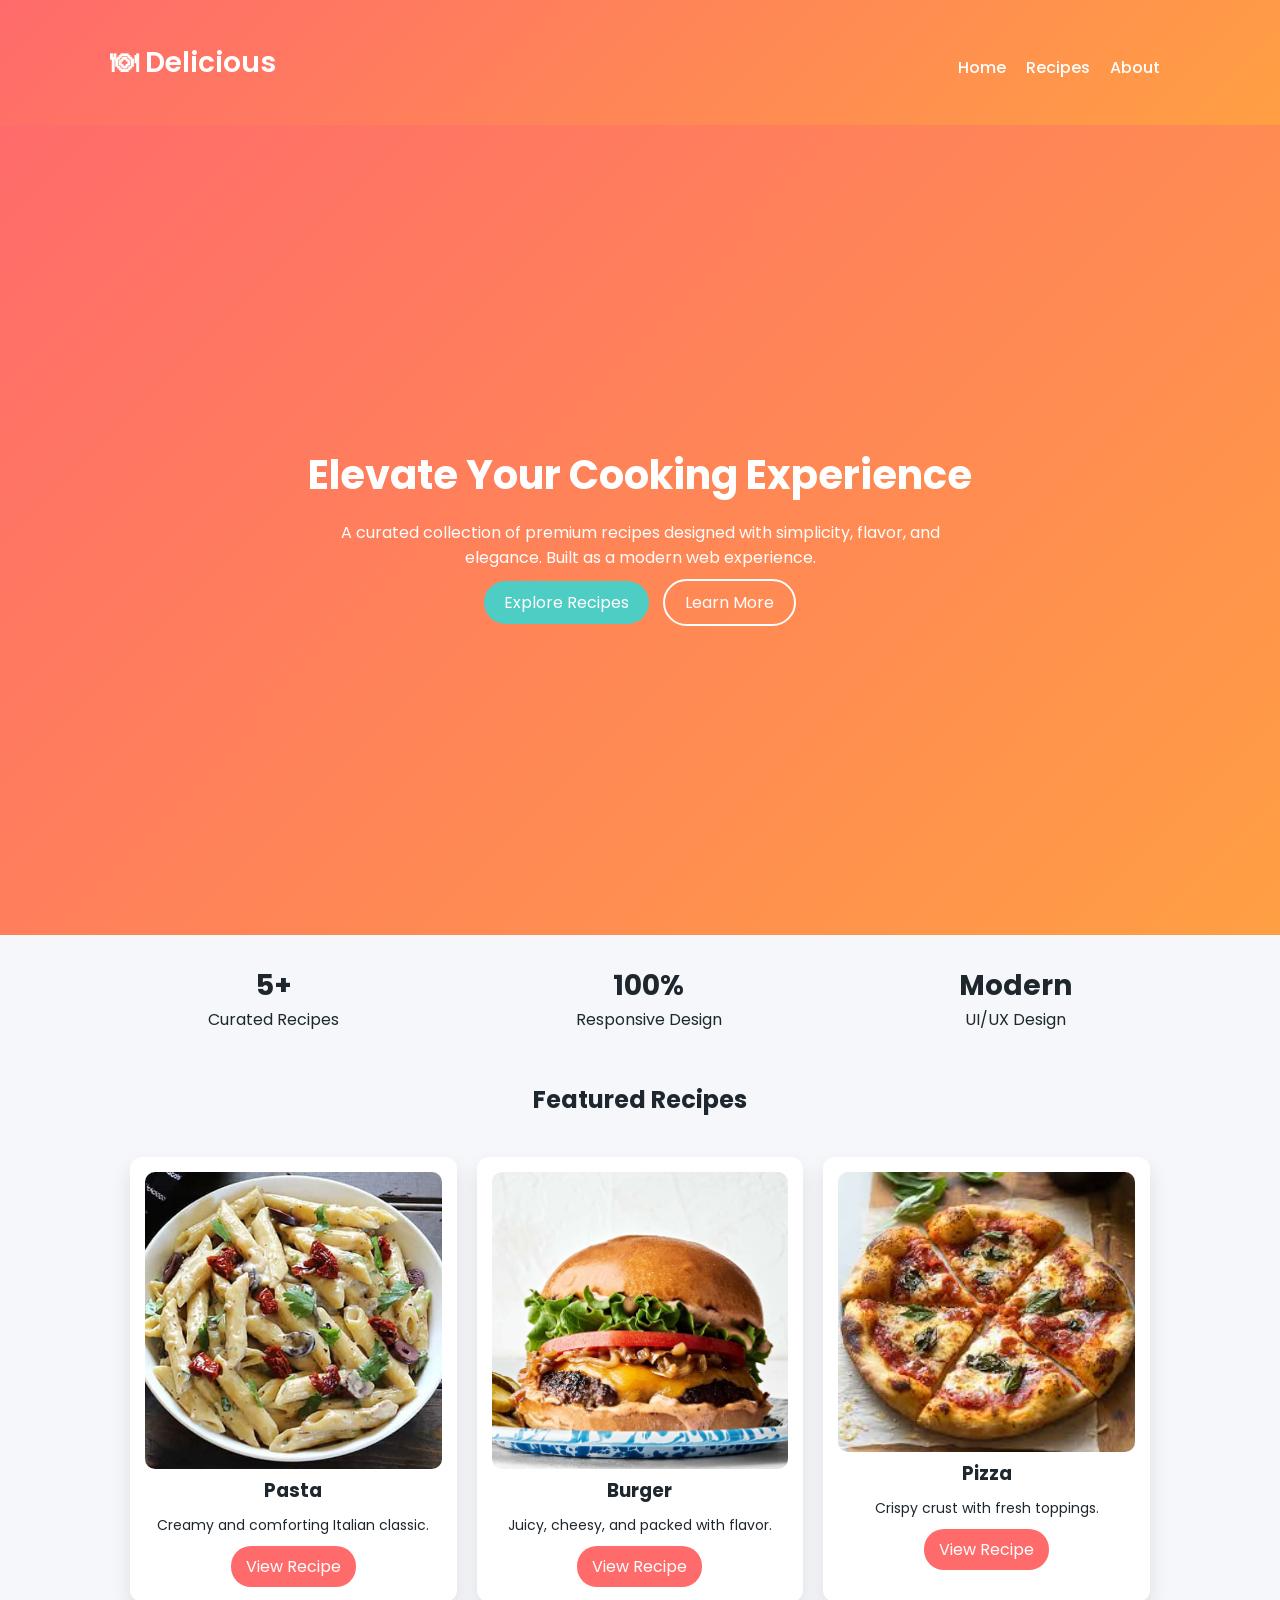
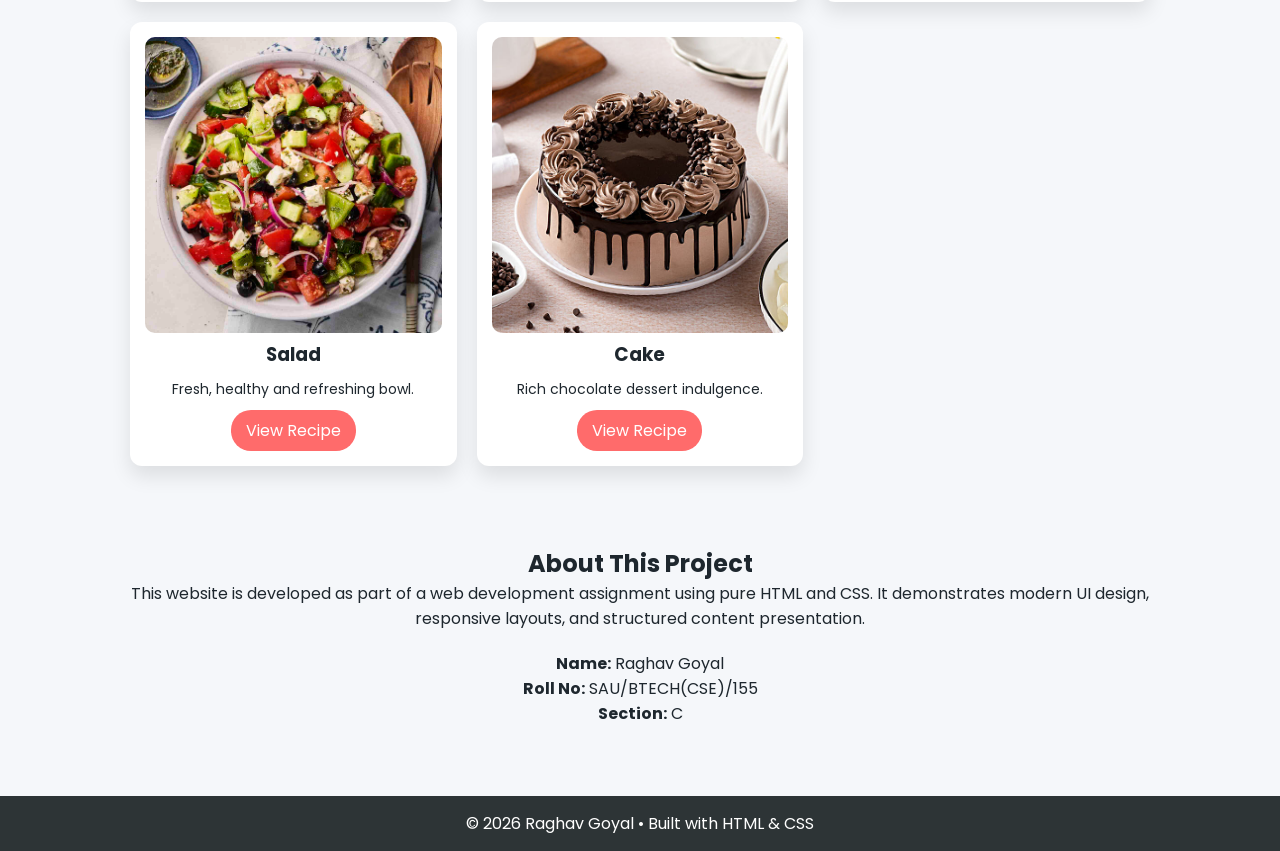
<file: Foood/index.html>
<!DOCTYPE html>
<html lang="en">
<head>
<meta charset="UTF-8">
<meta name="viewport" content="width=device-width, initial-scale=1.0">

<title>Delicious Recipes | Raghav Goyal</title>

<link rel="stylesheet" href="css/styles.css">
<link href="https://fonts.googleapis.com/css2?family=Poppins:wght@300;400;600;700&display=swap" rel="stylesheet">
</head>

<body>

<!-- HEADER -->
<header class="header">
    <div class="container nav-container">
        <h1 class="logo">🍽 Delicious</h1>

        <nav>
            <ul class="nav-links">
                <li><a href="#">Home</a></li>
                <li><a href="#recipes">Recipes</a></li>
                <li><a href="#about">About</a></li>
            </ul>
        </nav>
    </div>
</header>

<!-- HERO -->
<section class="hero-portfolio">
    <div class="overlay"></div>

    <div class="hero-content container">
        <h2>Elevate Your Cooking Experience</h2>
        <p>
            A curated collection of premium recipes designed with simplicity,
            flavor, and elegance. Built as a modern web experience.
        </p>

        <div class="hero-buttons">
            <a href="#recipes" class="btn-primary">Explore Recipes</a>
            <a href="#about" class="btn-secondary">Learn More</a>
        </div>
    </div>
</section>

<!-- STATS / TRUST -->
<section class="stats container">
    <div class="stat">
        <h3>5+</h3>
        <p>Curated Recipes</p>
    </div>

    <div class="stat">
        <h3>100%</h3>
        <p>Responsive Design</p>
    </div>

    <div class="stat">
        <h3>Modern</h3>
        <p>UI/UX Design</p>
    </div>
</section>

<!-- RECIPES -->
<section id="recipes" class="recipes container">
    <h2 class="section-title">Featured Recipes</h2>

    <div class="card-container">

        <div class="card">
            <img src="images/pasta.jpg">
            <h3>Pasta</h3>
            <p>Creamy and comforting Italian classic.</p>
            <a href="recipe1.html">View Recipe</a>
        </div>

        <div class="card">
            <img src="images/burger.jpg">
            <h3>Burger</h3>
            <p>Juicy, cheesy, and packed with flavor.</p>
            <a href="recipe2.html">View Recipe</a>
        </div>

        <div class="card">
            <img src="images/pizza.jpg">
            <h3>Pizza</h3>
            <p>Crispy crust with fresh toppings.</p>
            <a href="recipe3.html">View Recipe</a>
        </div>

        <div class="card">
            <img src="images/salad.jpg">
            <h3>Salad</h3>
            <p>Fresh, healthy and refreshing bowl.</p>
            <a href="recipe4.html">View Recipe</a>
        </div>

        <div class="card">
            <img src="images/cake.jpg">
            <h3>Cake</h3>
            <p>Rich chocolate dessert indulgence.</p>
            <a href="recipe5.html">View Recipe</a>
        </div>

    </div>
</section>

<!-- ABOUT -->
<section id="about" class="about container">
    <h2>About This Project</h2>
    <p>
        This website is developed as part of a web development assignment using pure HTML and CSS.
        It demonstrates modern UI design, responsive layouts, and structured content presentation.
    </p>

    <div class="about-meta">
        <p><strong>Name:</strong> Raghav Goyal</p>
        <p><strong>Roll No:</strong> SAU/BTECH(CSE)/155</p>
        <p><strong>Section:</strong> C</p>
    </div>
</section>

<!-- FOOTER -->
<footer>
    <p>© 2026 Raghav Goyal • Built with HTML & CSS</p>
</footer>

</body>
</html>
</file>
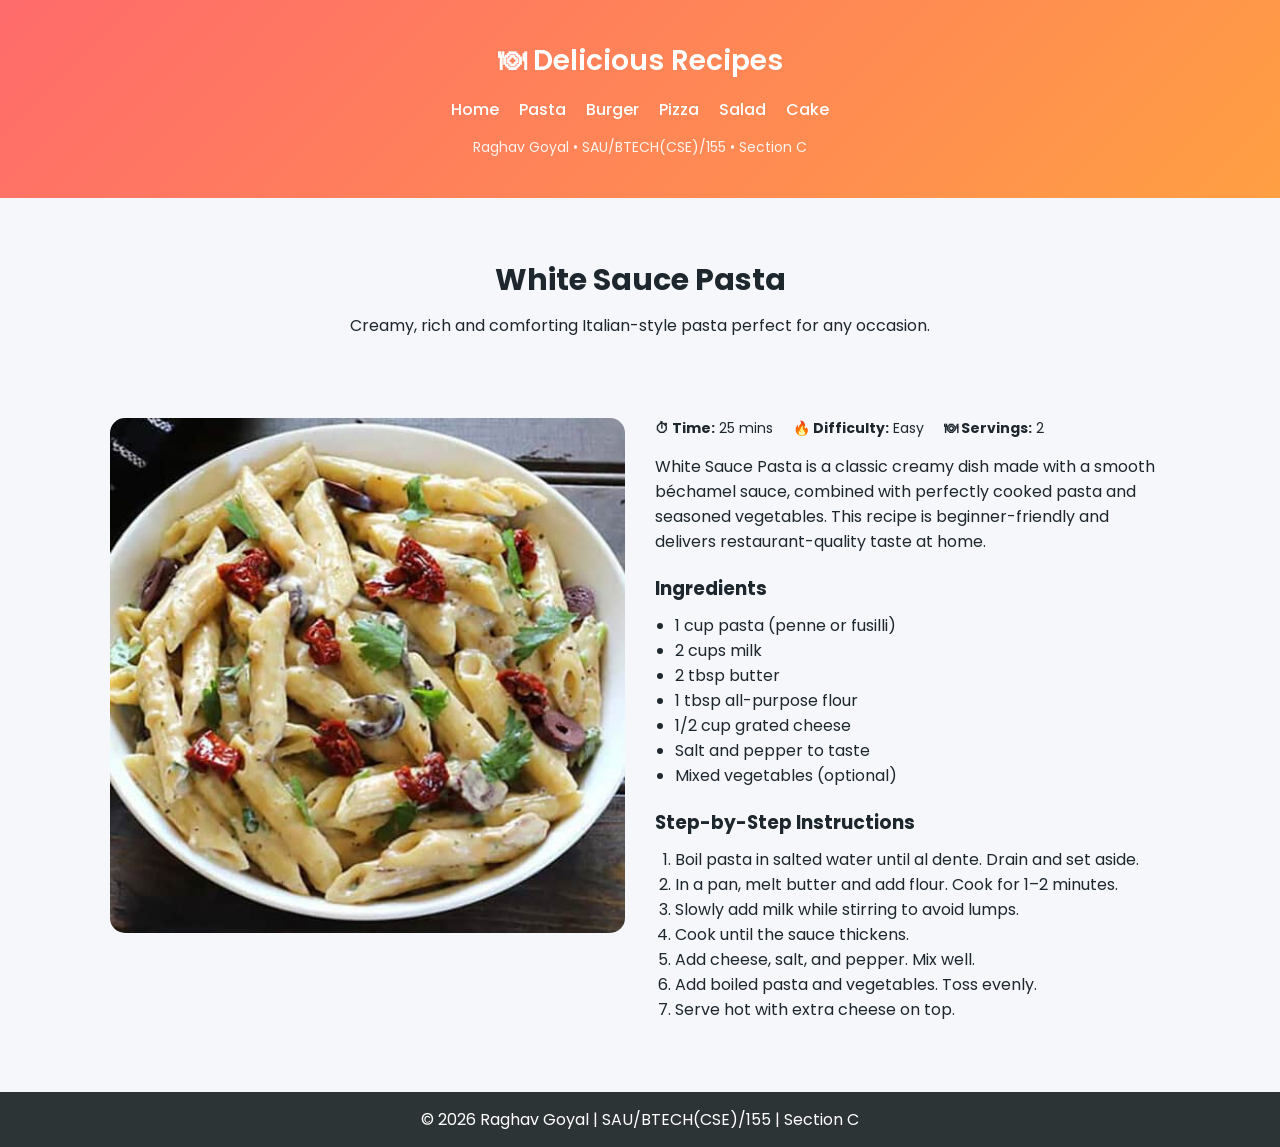
<file: Foood/recipe1.html>
<!DOCTYPE html>
<html lang="en">
<head>
<meta charset="UTF-8">
<meta name="viewport" content="width=device-width, initial-scale=1.0">

<title>White Sauce Pasta | Delicious Recipes</title>

<link rel="stylesheet" href="css/styles.css">
<link href="https://fonts.googleapis.com/css2?family=Poppins:wght@300;400;600&display=swap" rel="stylesheet">
</head>

<body>

<!-- HEADER -->
<header class="header">
    <div class="container">
        <h1 class="logo">🍽 Delicious Recipes</h1>

        <nav>
            <ul class="nav-links">
                <li><a href="index.html">Home</a></li>
                <li><a href="recipe1.html">Pasta</a></li>
                <li><a href="recipe2.html">Burger</a></li>
                <li><a href="recipe3.html">Pizza</a></li>
                <li><a href="recipe4.html">Salad</a></li>
                <li><a href="recipe5.html">Cake</a></li>
            </ul>
        </nav>

        <p class="identity">
            Raghav Goyal • SAU/BTECH(CSE)/155 • Section C
        </p>
    </div>
</header>

<!-- HERO -->
<section class="recipe-hero">
    <div class="container">
        <h2>White Sauce Pasta</h2>
        <p>Creamy, rich and comforting Italian-style pasta perfect for any occasion.</p>
    </div>
</section>

<!-- MAIN CONTENT -->
<section class="recipe-container container">

    <!-- IMAGE -->
    <div class="recipe-image">
        <img src="images/pasta.jpg" alt="White Sauce Pasta">
    </div>

    <!-- DETAILS -->
    <div class="recipe-details">

        <div class="meta">
            <div><strong>⏱ Time:</strong> 25 mins</div>
            <div><strong>🔥 Difficulty:</strong> Easy</div>
            <div><strong>🍽 Servings:</strong> 2</div>
        </div>

        <div class="description">
            <p>
                White Sauce Pasta is a classic creamy dish made with a smooth béchamel sauce,
                combined with perfectly cooked pasta and seasoned vegetables. This recipe is
                beginner-friendly and delivers restaurant-quality taste at home.
            </p>
        </div>

        <!-- INGREDIENTS -->
        <div class="ingredients">
            <h3>Ingredients</h3>
            <ul>
                <li>1 cup pasta (penne or fusilli)</li>
                <li>2 cups milk</li>
                <li>2 tbsp butter</li>
                <li>1 tbsp all-purpose flour</li>
                <li>1/2 cup grated cheese</li>
                <li>Salt and pepper to taste</li>
                <li>Mixed vegetables (optional)</li>
            </ul>
        </div>

        <!-- INSTRUCTIONS -->
        <div class="instructions">
            <h3>Step-by-Step Instructions</h3>
            <ol>
                <li>Boil pasta in salted water until al dente. Drain and set aside.</li>
                <li>In a pan, melt butter and add flour. Cook for 1–2 minutes.</li>
                <li>Slowly add milk while stirring to avoid lumps.</li>
                <li>Cook until the sauce thickens.</li>
                <li>Add cheese, salt, and pepper. Mix well.</li>
                <li>Add boiled pasta and vegetables. Toss evenly.</li>
                <li>Serve hot with extra cheese on top.</li>
            </ol>
        </div>

    </div>

</section>

<!-- FOOTER -->
<footer>
    <p>© 2026 Raghav Goyal | SAU/BTECH(CSE)/155 | Section C</p>
</footer>

</body>
</html>
</file>
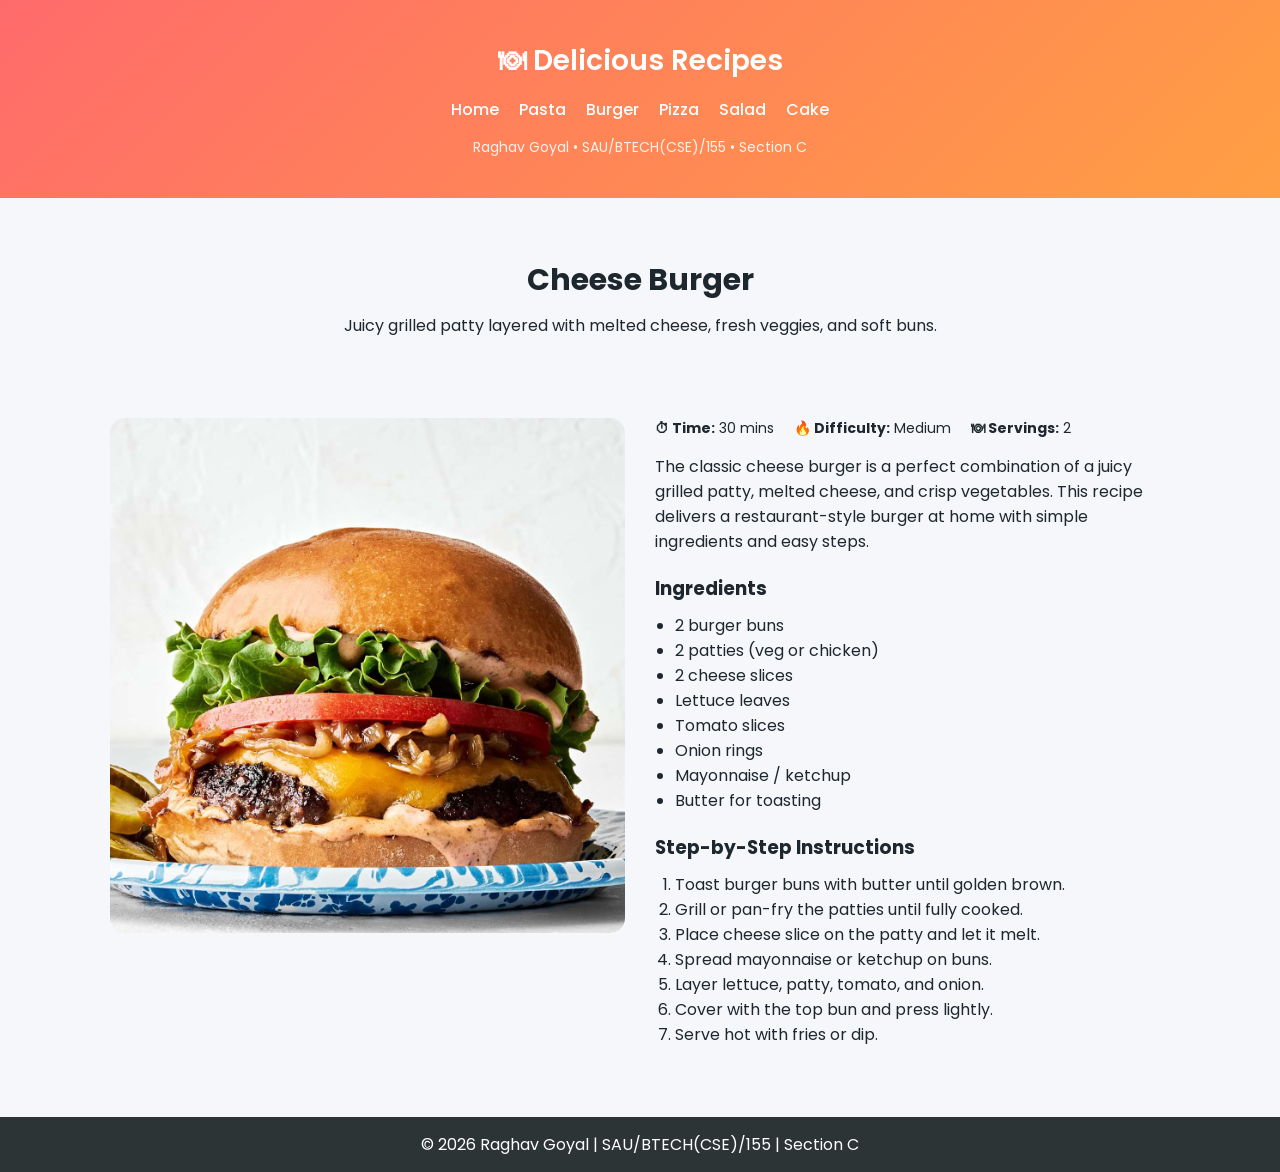
<file: Foood/recipe2.html>
<!DOCTYPE html>
<html lang="en">
<head>
<meta charset="UTF-8">
<meta name="viewport" content="width=device-width, initial-scale=1.0">

<title>Cheese Burger | Delicious Recipes</title>

<link rel="stylesheet" href="css/styles.css">
<link href="https://fonts.googleapis.com/css2?family=Poppins:wght@300;400;600&display=swap" rel="stylesheet">
</head>

<body>

<!-- HEADER -->
<header class="header">
    <div class="container">
        <h1 class="logo">🍽 Delicious Recipes</h1>

        <nav>
            <ul class="nav-links">
                <li><a href="index.html">Home</a></li>
                <li><a href="recipe1.html">Pasta</a></li>
                <li><a href="recipe2.html">Burger</a></li>
                <li><a href="recipe3.html">Pizza</a></li>
                <li><a href="recipe4.html">Salad</a></li>
                <li><a href="recipe5.html">Cake</a></li>
            </ul>
        </nav>

        <p class="identity">
            Raghav Goyal • SAU/BTECH(CSE)/155 • Section C
        </p>
    </div>
</header>

<!-- HERO -->
<section class="recipe-hero">
    <div class="container">
        <h2>Cheese Burger</h2>
        <p>Juicy grilled patty layered with melted cheese, fresh veggies, and soft buns.</p>
    </div>
</section>

<!-- MAIN CONTENT -->
<section class="recipe-container container">

    <!-- IMAGE -->
    <div class="recipe-image">
        <img src="images/burger.jpg" alt="Cheese Burger">
    </div>

    <!-- DETAILS -->
    <div class="recipe-details">

        <div class="meta">
            <div><strong>⏱ Time:</strong> 30 mins</div>
            <div><strong>🔥 Difficulty:</strong> Medium</div>
            <div><strong>🍽 Servings:</strong> 2</div>
        </div>

        <div class="description">
            <p>
                The classic cheese burger is a perfect combination of a juicy grilled patty,
                melted cheese, and crisp vegetables. This recipe delivers a restaurant-style
                burger at home with simple ingredients and easy steps.
            </p>
        </div>

        <!-- INGREDIENTS -->
        <div class="ingredients">
            <h3>Ingredients</h3>
            <ul>
                <li>2 burger buns</li>
                <li>2 patties (veg or chicken)</li>
                <li>2 cheese slices</li>
                <li>Lettuce leaves</li>
                <li>Tomato slices</li>
                <li>Onion rings</li>
                <li>Mayonnaise / ketchup</li>
                <li>Butter for toasting</li>
            </ul>
        </div>

        <!-- INSTRUCTIONS -->
        <div class="instructions">
            <h3>Step-by-Step Instructions</h3>
            <ol>
                <li>Toast burger buns with butter until golden brown.</li>
                <li>Grill or pan-fry the patties until fully cooked.</li>
                <li>Place cheese slice on the patty and let it melt.</li>
                <li>Spread mayonnaise or ketchup on buns.</li>
                <li>Layer lettuce, patty, tomato, and onion.</li>
                <li>Cover with the top bun and press lightly.</li>
                <li>Serve hot with fries or dip.</li>
            </ol>
        </div>

    </div>

</section>

<!-- FOOTER -->
<footer>
    <p>© 2026 Raghav Goyal | SAU/BTECH(CSE)/155 | Section C</p>
</footer>

</body>
</html>
</file>
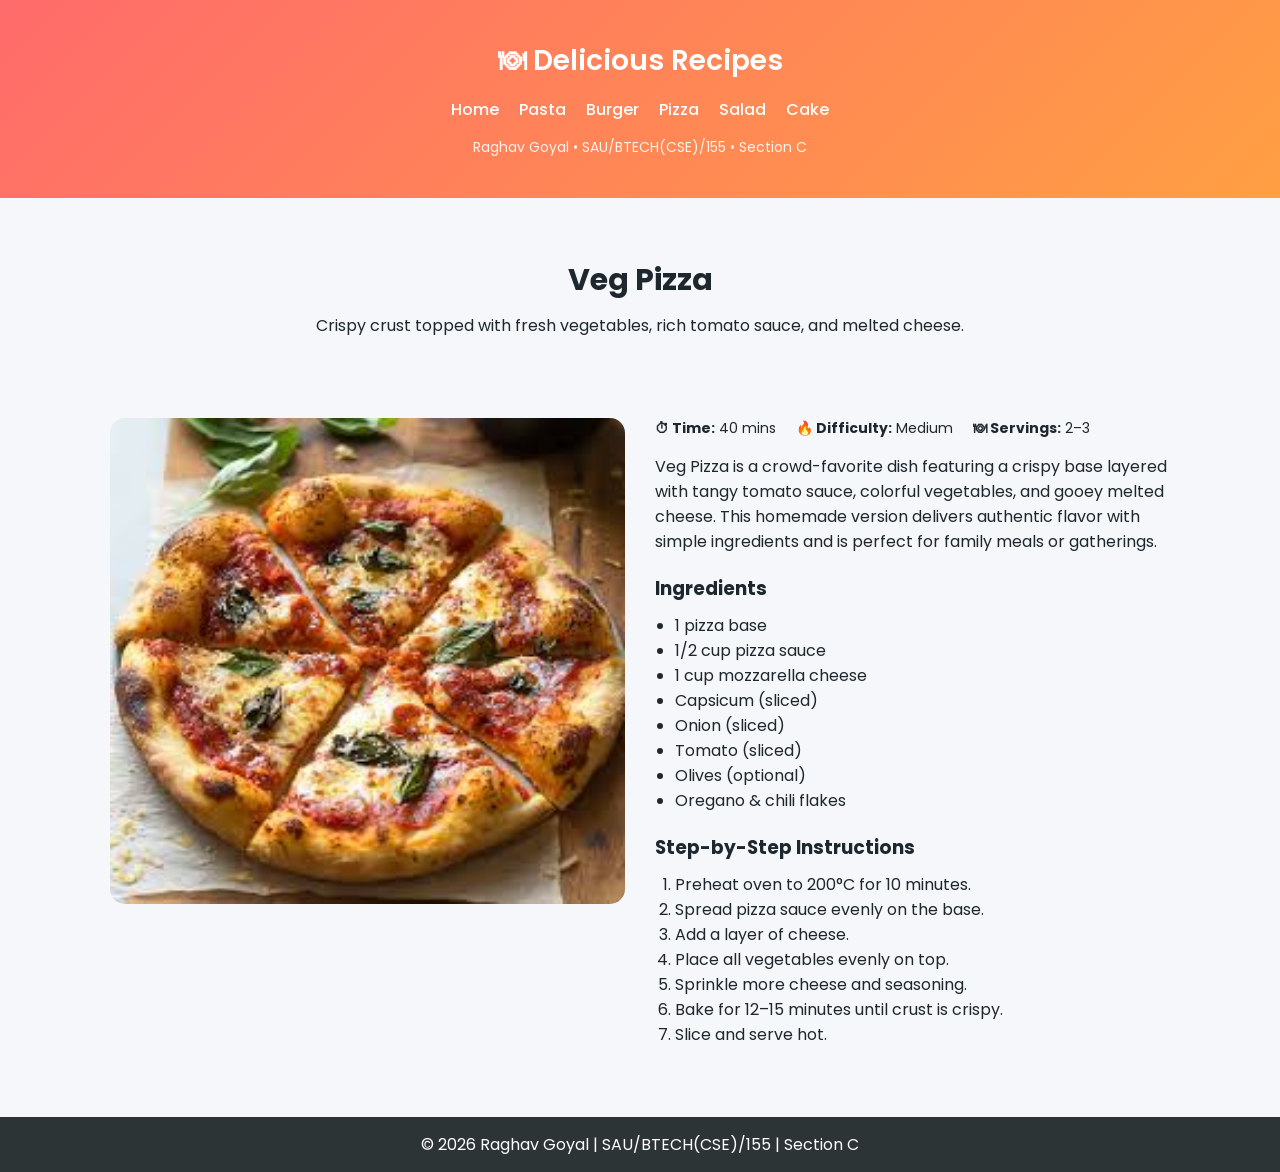
<file: Foood/recipe3.html>
<!DOCTYPE html>
<html lang="en">
<head>
<meta charset="UTF-8">
<meta name="viewport" content="width=device-width, initial-scale=1.0">

<title>Veg Pizza | Delicious Recipes</title>

<link rel="stylesheet" href="css/styles.css">
<link href="https://fonts.googleapis.com/css2?family=Poppins:wght@300;400;600&display=swap" rel="stylesheet">
</head>

<body>

<!-- HEADER -->
<header class="header">
    <div class="container">
        <h1 class="logo">🍽 Delicious Recipes</h1>

        <nav>
            <ul class="nav-links">
                <li><a href="index.html">Home</a></li>
                <li><a href="recipe1.html">Pasta</a></li>
                <li><a href="recipe2.html">Burger</a></li>
                <li><a href="recipe3.html">Pizza</a></li>
                <li><a href="recipe4.html">Salad</a></li>
                <li><a href="recipe5.html">Cake</a></li>
            </ul>
        </nav>

        <p class="identity">
            Raghav Goyal • SAU/BTECH(CSE)/155 • Section C
        </p>
    </div>
</header>

<!-- HERO -->
<section class="recipe-hero">
    <div class="container">
        <h2>Veg Pizza</h2>
        <p>Crispy crust topped with fresh vegetables, rich tomato sauce, and melted cheese.</p>
    </div>
</section>

<!-- MAIN CONTENT -->
<section class="recipe-container container">

    <!-- IMAGE -->
    <div class="recipe-image">
        <img src="images/pizza.jpg" alt="Veg Pizza">
    </div>

    <!-- DETAILS -->
    <div class="recipe-details">

        <div class="meta">
            <div><strong>⏱ Time:</strong> 40 mins</div>
            <div><strong>🔥 Difficulty:</strong> Medium</div>
            <div><strong>🍽 Servings:</strong> 2–3</div>
        </div>

        <div class="description">
            <p>
                Veg Pizza is a crowd-favorite dish featuring a crispy base layered with tangy tomato sauce,
                colorful vegetables, and gooey melted cheese. This homemade version delivers authentic flavor
                with simple ingredients and is perfect for family meals or gatherings.
            </p>
        </div>

        <!-- INGREDIENTS -->
        <div class="ingredients">
            <h3>Ingredients</h3>
            <ul>
                <li>1 pizza base</li>
                <li>1/2 cup pizza sauce</li>
                <li>1 cup mozzarella cheese</li>
                <li>Capsicum (sliced)</li>
                <li>Onion (sliced)</li>
                <li>Tomato (sliced)</li>
                <li>Olives (optional)</li>
                <li>Oregano & chili flakes</li>
            </ul>
        </div>

        <!-- INSTRUCTIONS -->
        <div class="instructions">
            <h3>Step-by-Step Instructions</h3>
            <ol>
                <li>Preheat oven to 200°C for 10 minutes.</li>
                <li>Spread pizza sauce evenly on the base.</li>
                <li>Add a layer of cheese.</li>
                <li>Place all vegetables evenly on top.</li>
                <li>Sprinkle more cheese and seasoning.</li>
                <li>Bake for 12–15 minutes until crust is crispy.</li>
                <li>Slice and serve hot.</li>
            </ol>
        </div>

    </div>

</section>

<!-- FOOTER -->
<footer>
    <p>© 2026 Raghav Goyal | SAU/BTECH(CSE)/155 | Section C</p>
</footer>

</body>
</html>
</file>
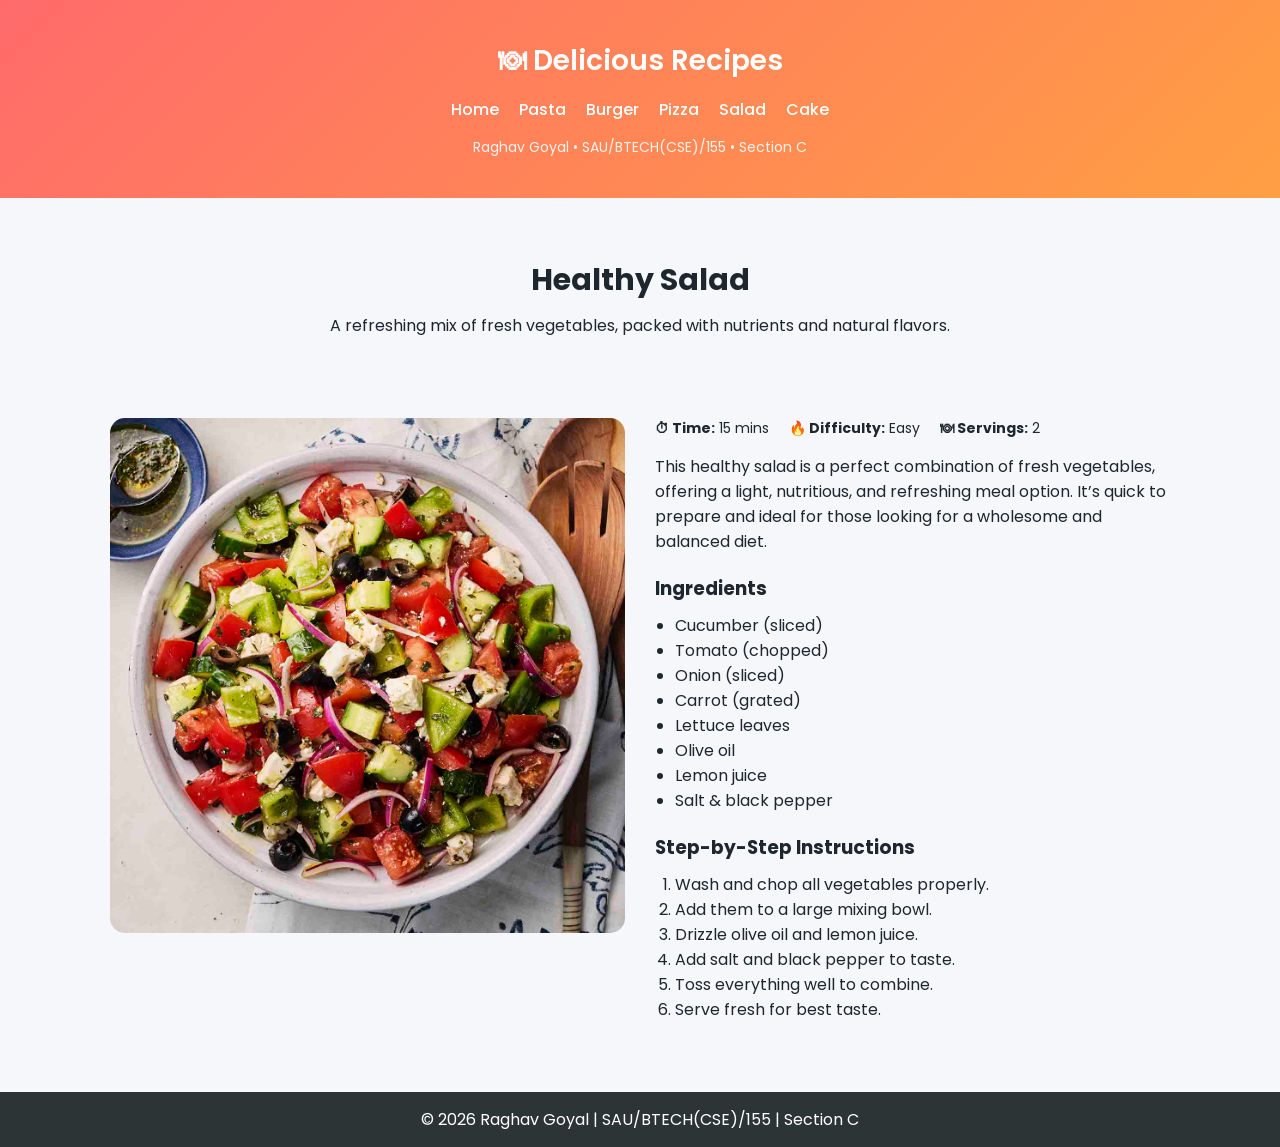
<file: Foood/recipe4.html>
<!DOCTYPE html>
<html lang="en">
<head>
<meta charset="UTF-8">
<meta name="viewport" content="width=device-width, initial-scale=1.0">

<title>Healthy Salad | Delicious Recipes</title>

<link rel="stylesheet" href="css/styles.css">
<link href="https://fonts.googleapis.com/css2?family=Poppins:wght@300;400;600&display=swap" rel="stylesheet">
</head>

<body>

<!-- HEADER -->
<header class="header">
    <div class="container">
        <h1 class="logo">🍽 Delicious Recipes</h1>

        <nav>
            <ul class="nav-links">
                <li><a href="index.html">Home</a></li>
                <li><a href="recipe1.html">Pasta</a></li>
                <li><a href="recipe2.html">Burger</a></li>
                <li><a href="recipe3.html">Pizza</a></li>
                <li><a href="recipe4.html">Salad</a></li>
                <li><a href="recipe5.html">Cake</a></li>
            </ul>
        </nav>

        <p class="identity">
            Raghav Goyal • SAU/BTECH(CSE)/155 • Section C
        </p>
    </div>
</header>

<!-- HERO -->
<section class="recipe-hero">
    <div class="container">
        <h2>Healthy Salad</h2>
        <p>A refreshing mix of fresh vegetables, packed with nutrients and natural flavors.</p>
    </div>
</section>

<!-- MAIN CONTENT -->
<section class="recipe-container container">

    <!-- IMAGE -->
    <div class="recipe-image">
        <img src="images/salad.jpg" alt="Healthy Salad">
    </div>

    <!-- DETAILS -->
    <div class="recipe-details">

        <div class="meta">
            <div><strong>⏱ Time:</strong> 15 mins</div>
            <div><strong>🔥 Difficulty:</strong> Easy</div>
            <div><strong>🍽 Servings:</strong> 2</div>
        </div>

        <div class="description">
            <p>
                This healthy salad is a perfect combination of fresh vegetables, offering a light,
                nutritious, and refreshing meal option. It’s quick to prepare and ideal for those
                looking for a wholesome and balanced diet.
            </p>
        </div>

        <!-- INGREDIENTS -->
        <div class="ingredients">
            <h3>Ingredients</h3>
            <ul>
                <li>Cucumber (sliced)</li>
                <li>Tomato (chopped)</li>
                <li>Onion (sliced)</li>
                <li>Carrot (grated)</li>
                <li>Lettuce leaves</li>
                <li>Olive oil</li>
                <li>Lemon juice</li>
                <li>Salt & black pepper</li>
            </ul>
        </div>

        <!-- INSTRUCTIONS -->
        <div class="instructions">
            <h3>Step-by-Step Instructions</h3>
            <ol>
                <li>Wash and chop all vegetables properly.</li>
                <li>Add them to a large mixing bowl.</li>
                <li>Drizzle olive oil and lemon juice.</li>
                <li>Add salt and black pepper to taste.</li>
                <li>Toss everything well to combine.</li>
                <li>Serve fresh for best taste.</li>
            </ol>
        </div>

    </div>

</section>

<!-- FOOTER -->
<footer>
    <p>© 2026 Raghav Goyal | SAU/BTECH(CSE)/155 | Section C</p>
</footer>

</body>
</html>
</file>
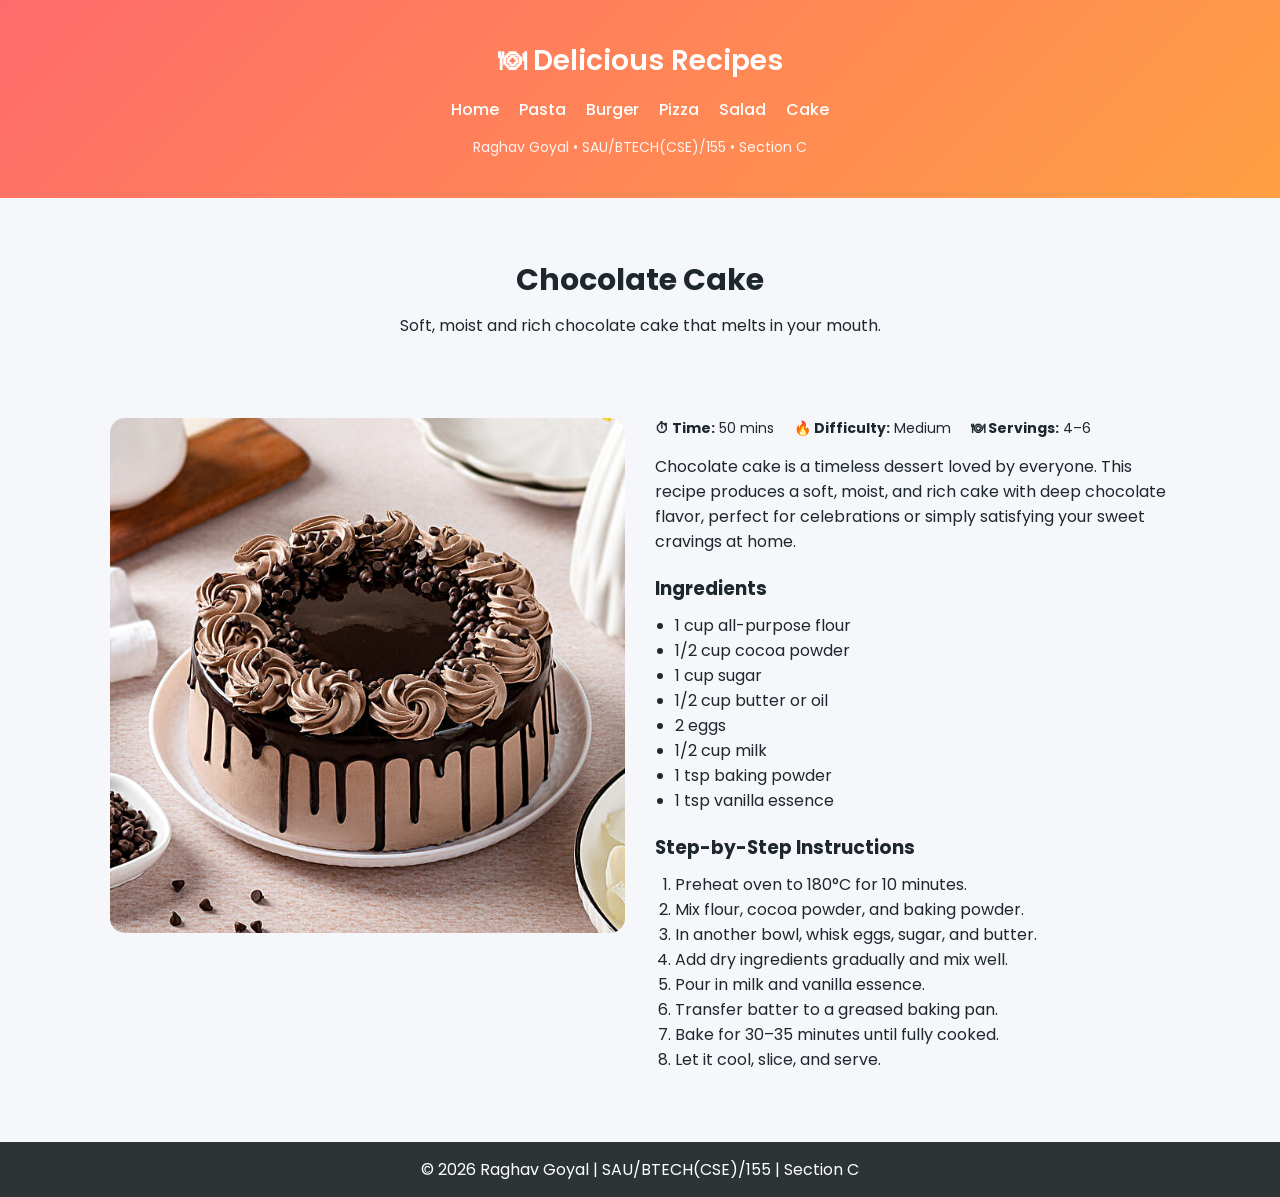
<file: Foood/recipe5.html>
<!DOCTYPE html>
<html lang="en">
<head>
<meta charset="UTF-8">
<meta name="viewport" content="width=device-width, initial-scale=1.0">

<title>Chocolate Cake | Delicious Recipes</title>

<link rel="stylesheet" href="css/styles.css">
<link href="https://fonts.googleapis.com/css2?family=Poppins:wght@300;400;600&display=swap" rel="stylesheet">
</head>

<body>

<!-- HEADER -->
<header class="header">
    <div class="container">
        <h1 class="logo">🍽 Delicious Recipes</h1>

        <nav>
            <ul class="nav-links">
                <li><a href="index.html">Home</a></li>
                <li><a href="recipe1.html">Pasta</a></li>
                <li><a href="recipe2.html">Burger</a></li>
                <li><a href="recipe3.html">Pizza</a></li>
                <li><a href="recipe4.html">Salad</a></li>
                <li><a href="recipe5.html">Cake</a></li>
            </ul>
        </nav>

        <p class="identity">
            Raghav Goyal • SAU/BTECH(CSE)/155 • Section C
        </p>
    </div>
</header>

<!-- HERO -->
<section class="recipe-hero">
    <div class="container">
        <h2>Chocolate Cake</h2>
        <p>Soft, moist and rich chocolate cake that melts in your mouth.</p>
    </div>
</section>

<!-- MAIN CONTENT -->
<section class="recipe-container container">

    <!-- IMAGE -->
    <div class="recipe-image">
        <img src="images/cake.jpg" alt="Chocolate Cake">
    </div>

    <!-- DETAILS -->
    <div class="recipe-details">

        <div class="meta">
            <div><strong>⏱ Time:</strong> 50 mins</div>
            <div><strong>🔥 Difficulty:</strong> Medium</div>
            <div><strong>🍽 Servings:</strong> 4–6</div>
        </div>

        <div class="description">
            <p>
                Chocolate cake is a timeless dessert loved by everyone. This recipe produces a
                soft, moist, and rich cake with deep chocolate flavor, perfect for celebrations
                or simply satisfying your sweet cravings at home.
            </p>
        </div>

        <!-- INGREDIENTS -->
        <div class="ingredients">
            <h3>Ingredients</h3>
            <ul>
                <li>1 cup all-purpose flour</li>
                <li>1/2 cup cocoa powder</li>
                <li>1 cup sugar</li>
                <li>1/2 cup butter or oil</li>
                <li>2 eggs</li>
                <li>1/2 cup milk</li>
                <li>1 tsp baking powder</li>
                <li>1 tsp vanilla essence</li>
            </ul>
        </div>

        <!-- INSTRUCTIONS -->
        <div class="instructions">
            <h3>Step-by-Step Instructions</h3>
            <ol>
                <li>Preheat oven to 180°C for 10 minutes.</li>
                <li>Mix flour, cocoa powder, and baking powder.</li>
                <li>In another bowl, whisk eggs, sugar, and butter.</li>
                <li>Add dry ingredients gradually and mix well.</li>
                <li>Pour in milk and vanilla essence.</li>
                <li>Transfer batter to a greased baking pan.</li>
                <li>Bake for 30–35 minutes until fully cooked.</li>
                <li>Let it cool, slice, and serve.</li>
            </ol>
        </div>

    </div>

</section>

<!-- FOOTER -->
<footer>
    <p>© 2026 Raghav Goyal | SAU/BTECH(CSE)/155 | Section C</p>
</footer>

</body>
</html>
</file>
<file: Foood/css/styles.css>
html {
    scroll-behavior: smooth;
}

:focus-visible {
    outline: 2px solid #4ecdc4;
    outline-offset: 3px;
}

@import url('https://fonts.googleapis.com/css2?family=Poppins:wght@300;400;600&display=swap');

:root {
    --primary: #ff6b6b;
    --secondary: #4ecdc4;
    --dark: #1e272e;
    --bg: #f5f7fa;
}

* {
    margin: 0;
    padding: 0;
    box-sizing: border-box;
}

body {
    font-family: 'Poppins', sans-serif;
    background: var(--bg);
    color: var(--dark);
}

header {
    background: linear-gradient(135deg, #ff6b6b, #ff9f43);
    color: white;
    padding: 20px;
    text-align: center;
}

nav ul {
    display: flex;
    justify-content: center;
    list-style: none;
    flex-wrap: wrap;
}

nav ul li {
    margin: 5px 10px;
}

nav a {
    color: white;
    text-decoration: none;
    font-weight: 600;
}

.hero {
    text-align: center;
    padding: 40px 20px;
}

.card-container {
    display: grid;
    grid-template-columns: repeat(auto-fit, minmax(250px, 1fr));
    gap: 20px;
    padding: 20px;
}

.card {
    background: white;
    border-radius: 15px;
    padding: 15px;
    text-align: center;
    box-shadow: 0 10px 20px rgba(0, 0, 0, 0.1);
    transition: 0.3s;
}

.card:hover {
    transform: translateY(-10px) scale(1.03);
}

.card img {
    width: 100%;
    border-radius: 10px;
}

footer {
    background: #2d3436;
    color: white;
    text-align: center;
    padding: 15px;
    margin-top: 30px;
}

.container {
    max-width: 1100px;
    margin: auto;
    padding: 20px;
}

/* HEADER */
.header {
    background: linear-gradient(135deg, #ff6b6b, #ff9f43);
    color: white;
    text-align: center;
    padding: 20px 0;
}

.logo {
    font-size: 28px;
    font-weight: 600;
}

.nav-links {
    display: flex;
    justify-content: center;
    flex-wrap: wrap;
    list-style: none;
    margin-top: 10px;
}

.nav-links li {
    margin: 5px 10px;
}

.nav-links a {
    text-decoration: none;
    color: white;
    font-weight: 500;
    transition: 0.3s;
}

.nav-links a:hover {
    color: #ffe66d;
}

.identity {
    margin-top: 10px;
    font-size: 14px;
    opacity: 0.9;
}

/* HERO */
.hero {
    text-align: center;
    padding: 60px 20px;
}

.hero h2 {
    font-size: 32px;
    margin-bottom: 15px;
}

.hero p {
    max-width: 600px;
    margin: auto;
    margin-bottom: 20px;
}

.btn-primary {
    background: #4ecdc4;
    color: white;
    padding: 10px 20px;
    border-radius: 25px;
    text-decoration: none;
    transition: 0.3s;
}

.btn-primary:hover {
    transform: scale(1.1);
}

/* FEATURES */
.features {
    display: flex;
    gap: 20px;
    text-align: center;
    flex-wrap: wrap;
}

.feature {
    flex: 1;
    background: white;
    padding: 20px;
    border-radius: 10px;
}

/* RECIPES */
.section-title {
    text-align: center;
    margin-bottom: 20px;
}

.card-container {
    display: grid;
    grid-template-columns: repeat(auto-fit, minmax(250px, 1fr));
    gap: 20px;
}

.card {
    background: white;
    padding: 15px;
    border-radius: 12px;
    text-align: center;
    transition: 0.3s;
}

.card:hover {
    transform: translateY(-10px);
}

.card img {
    width: 100%;
    border-radius: 10px;
}

.card p {
    font-size: 14px;
    margin: 10px 0;
}

.card a {
    display: inline-block;
    padding: 8px 15px;
    background: #ff6b6b;
    color: white;
    border-radius: 20px;
    text-decoration: none;
}

/* FOOTER */
footer {
    background: #2d3436;
    color: white;
    text-align: center;
    padding: 15px;
    margin-top: 30px;
}

.container {
    max-width: 1100px;
    margin: auto;
    padding: 20px;
}

/* HEADER */
.header {
    background: linear-gradient(135deg, #ff6b6b, #ff9f43);
    color: white;
    text-align: center;
    padding: 20px 0;
}

.logo {
    font-size: 28px;
    font-weight: 600;
}

.nav-links {
    display: flex;
    justify-content: center;
    flex-wrap: wrap;
    list-style: none;
    margin-top: 10px;
}

.nav-links li {
    margin: 5px 10px;
}

.nav-links a {
    text-decoration: none;
    color: white;
    font-weight: 500;
    transition: 0.3s;
}

.nav-links a:hover {
    color: #ffe66d;
}

.identity {
    margin-top: 10px;
    font-size: 14px;
    opacity: 0.9;
}

/* HERO */
.hero {
    text-align: center;
    padding: 60px 20px;
}

.hero h2 {
    font-size: 32px;
    margin-bottom: 15px;
}

.hero p {
    max-width: 600px;
    margin: auto;
    margin-bottom: 20px;
}

.btn-primary {
    background: #4ecdc4;
    color: white;
    padding: 10px 20px;
    border-radius: 25px;
    text-decoration: none;
    transition: 0.3s;
}

.btn-primary:hover {
    transform: scale(1.1);
}

/* FEATURES */
.features {
    display: flex;
    gap: 20px;
    text-align: center;
    flex-wrap: wrap;
}

.feature {
    flex: 1;
    background: white;
    padding: 20px;
    border-radius: 10px;
}

/* RECIPES */
.section-title {
    text-align: center;
    margin-bottom: 20px;
}

.card-container {
    display: grid;
    grid-template-columns: repeat(auto-fit, minmax(250px, 1fr));
    gap: 20px;
}

.card {
    background: white;
    padding: 15px;
    border-radius: 12px;
    text-align: center;
    transition: 0.3s;
}

.card:hover {
    transform: translateY(-10px);
}

.card img {
    width: 100%;
    border-radius: 10px;
}

.card p {
    font-size: 14px;
    margin: 10px 0;
}

.card a {
    display: inline-block;
    padding: 8px 15px;
    background: #ff6b6b;
    color: white;
    border-radius: 20px;
    text-decoration: none;
}

/* FOOTER */
footer {
    background: #2d3436;
    color: white;
    text-align: center;
    padding: 15px;
    margin-top: 30px;
}

/* RECIPE HERO */
.recipe-hero {
    text-align: center;
    padding: 40px 20px;
}

.recipe-hero h2 {
    font-size: 30px;
    margin-bottom: 10px;
}

/* LAYOUT */
.recipe-container {
    display: grid;
    grid-template-columns: 1fr 1fr;
    gap: 30px;
}

/* IMAGE */
.recipe-image img {
    width: 100%;
    border-radius: 15px;
}

/* META INFO */
.meta {
    display: flex;
    gap: 20px;
    margin-bottom: 15px;
    font-size: 14px;
}

/* DESCRIPTION */
.description {
    margin-bottom: 20px;
}

/* INGREDIENTS & INSTRUCTIONS */
.ingredients,
.instructions {
    margin-bottom: 20px;
}

.ingredients h3,
.instructions h3 {
    margin-bottom: 10px;
}

.ingredients ul {
    padding-left: 20px;
}

.instructions ol {
    padding-left: 20px;
}

/* RESPONSIVE */
@media (max-width: 768px) {
    .recipe-container {
        grid-template-columns: 1fr;
    }

    .meta {
        flex-direction: column;
    }
}
/* NAV CONTAINER */
.nav-container {
    display: flex;
    justify-content: space-between;
    align-items: center;
}

/* HERO PORTFOLIO */
.hero-portfolio {
    position: relative;
    height: 90vh;
    background: linear-gradient(135deg, #ff6b6b, #ff9f43);
    display: flex;
    align-items: center;
    justify-content: center;
    color: white;
    text-align: center;
}

.hero-content h2 {
    font-size: 40px;
    margin-bottom: 15px;
}

.hero-content p {
    max-width: 600px;
    margin: auto;
    margin-bottom: 20px;
}

.hero-buttons a {
    margin: 5px;
}

/* BUTTONS */
.btn-primary {
    background: #4ecdc4;
    padding: 10px 20px;
    border-radius: 25px;
    color: white;
    text-decoration: none;
}

.btn-secondary {
    border: 2px solid white;
    padding: 10px 20px;
    border-radius: 25px;
    color: white;
    text-decoration: none;
}

/* STATS */
.stats {
    display: flex;
    justify-content: space-around;
    text-align: center;
    padding: 30px 0;
}

.stat h3 {
    font-size: 28px;
}

/* ABOUT */
.about {
    text-align: center;
    padding: 40px 0;
}

.about-meta {
    margin-top: 20px;
}
</file>
